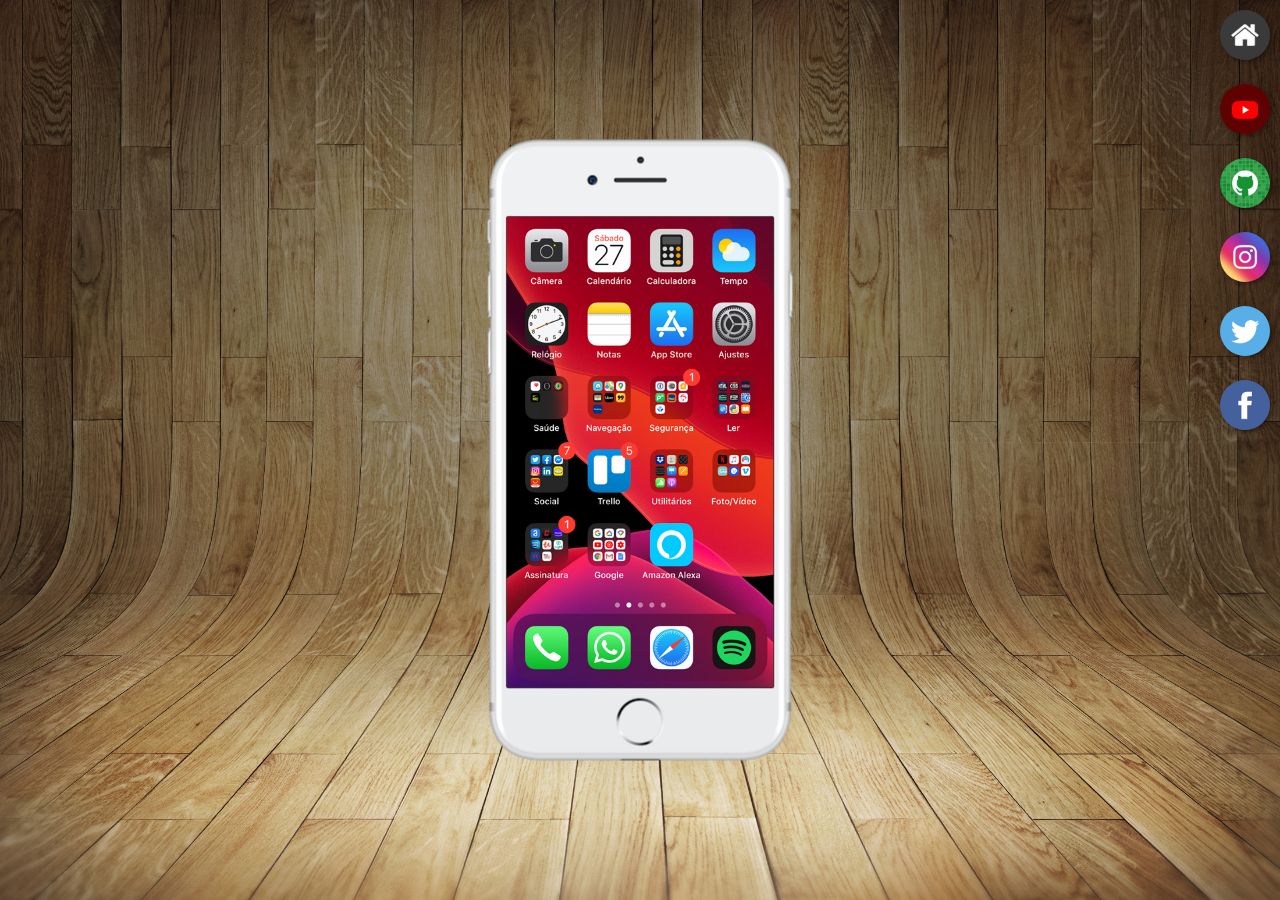
<file: index.html>
<!DOCTYPE html>
<html lang="pt-br">
<head>
    <meta charset="UTF-8">
    <meta name="viewport" content="width=device-width, initial-scale=1.0">
    <title>Projeto redes sociais</title>
    <link rel="shortcut icon" href="./conteudo/favicon.ico" type="image/x-icon">
    <link rel="stylesheet" href="estilos/style.css">
</head>
<body>
    <main>
        <section id="telefone">
            <iframe src="home.html" frameborder="0" name="tela" id="tela"></iframe>
        </section>
        <section id="redes-sociais">
            <a href="home.html" target="tela"><img src="conteudo/imagens/logo-home.jpg" alt="Home"></a><br>
            <a href="youtube.html" target="tela"><img src="conteudo/imagens/logo-youtube.jpg" alt="YouTube"></a><br>
            <a href="github.html" target="tela"><img src="conteudo/imagens/logo-github.jpg" alt="GitHub"></a><br>
            <a href="#" target="tela"><img src="conteudo/imagens/logo-instagram.jpg" alt="Instagram"></a><br>
            <a href="#" target="tela"><img src="conteudo/imagens/logo-twitter.jpg" alt="Twitter"></a><br>
            <a href="#" target="tela"><img src="conteudo/imagens/logo-facebook.jpg" alt="Facebook"></a>
        </section>
    </main>
</body>
</html>
</file>
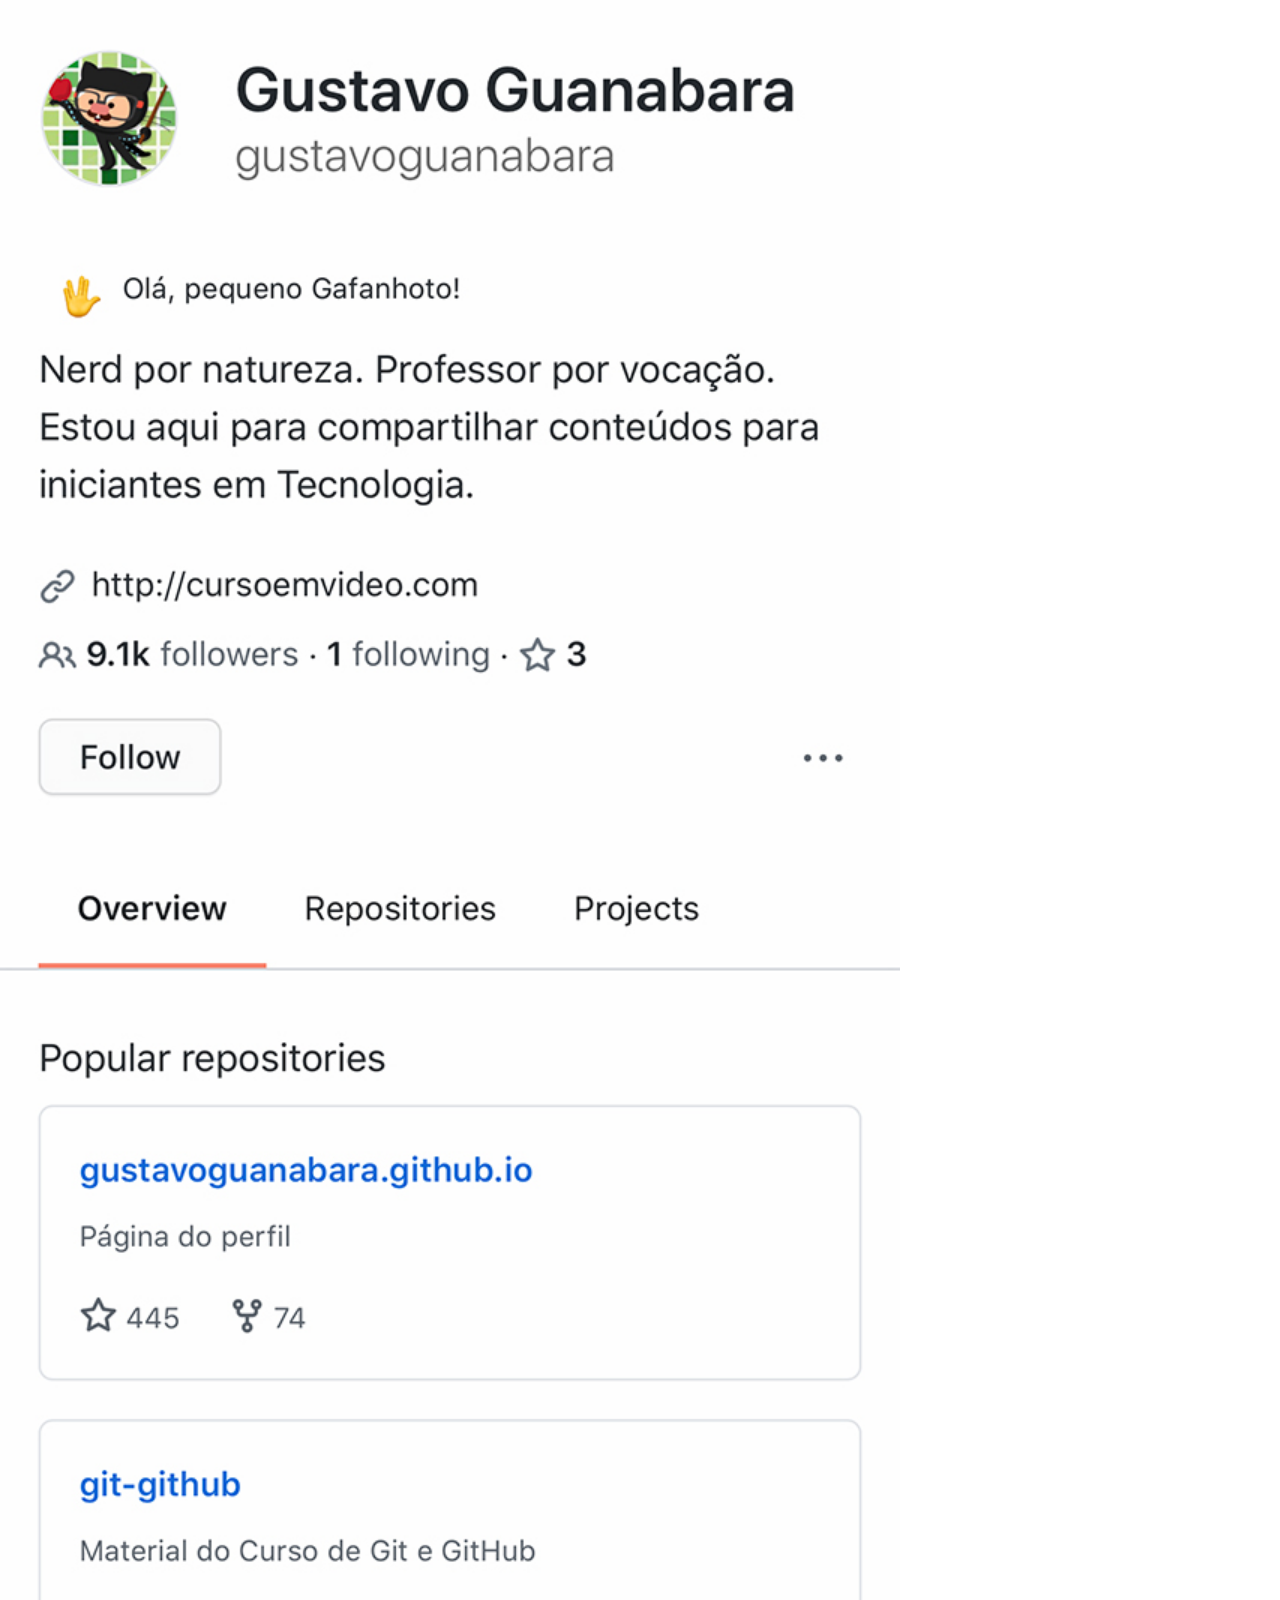
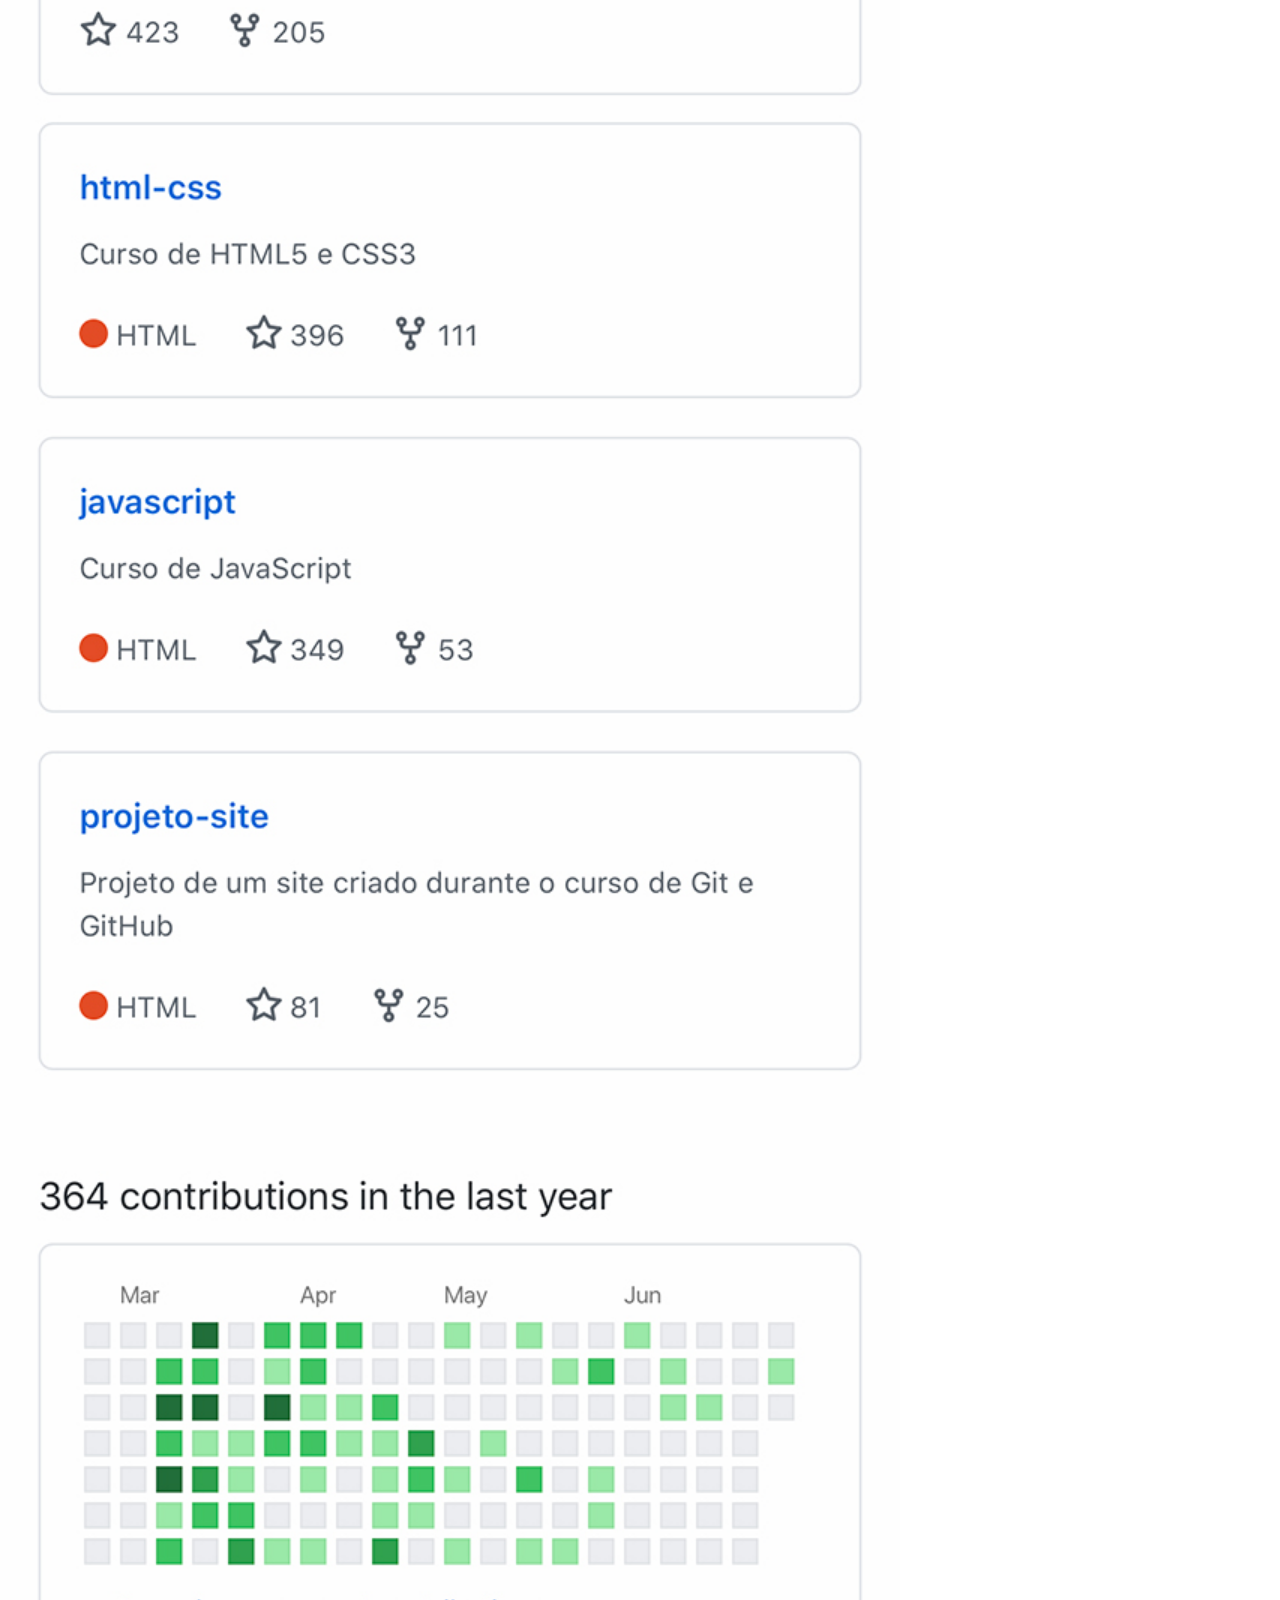
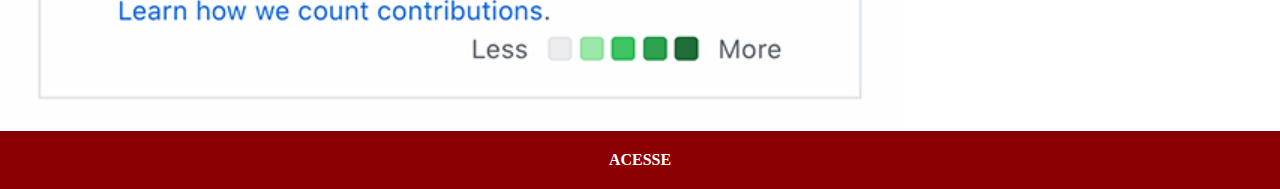
<file: github.html>
<!DOCTYPE html>
<html lang="en">
<head>
    <meta charset="UTF-8">
    <meta name="viewport" content="width=device-width, initial-scale=1.0">
    <title>GitHub</title>
     <link rel="stylesheet" href="estilos/social.css">
</head>
<body>
    <img src="conteudo/imagens/tela-github.jpg" alt="GitHub">
    <a href="https://github.com/gustavoguanabara" target="_blank">ACESSE</a>
</body>
</html>
</file>
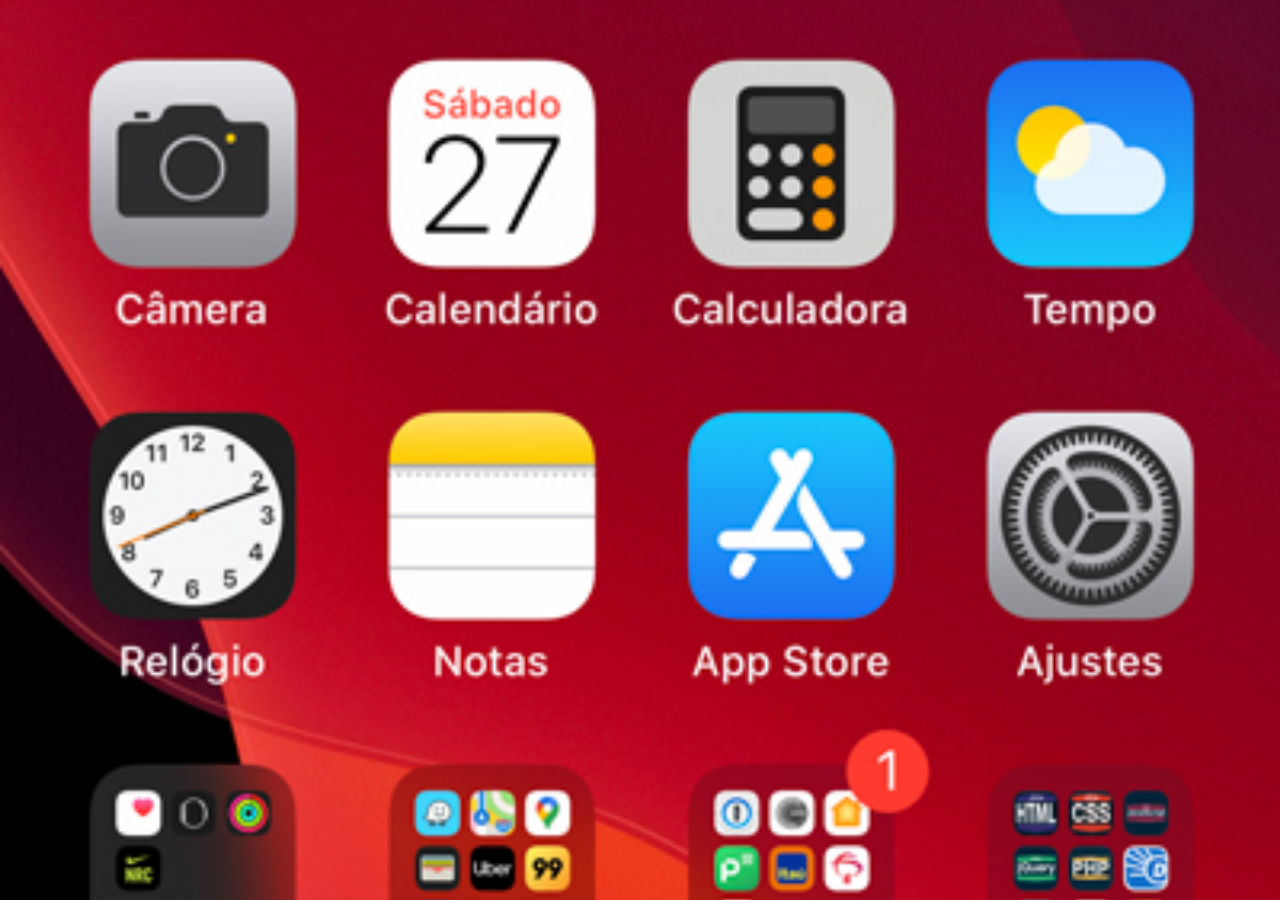
<file: home.html>
<!DOCTYPE html>
<html lang="pt-br">
<head>
    <meta charset="UTF-8">
    <meta name="viewport" content="width=device-width, initial-scale=1.0">
    <title>Home</title>
    <style>
        *{
            margin: 0;
            padding: 0;
        }
        body{
            width: 100vw;
            height: 100vh;
            background-image: url('conteudo/imagens/tela-home.jpg');
            background-repeat: no-repeat;
            background-position: top center;
            background-color:  black;
            background-size: cover;
        }
    </style>
</head>
<body>
    
</body>
</html>
</file>
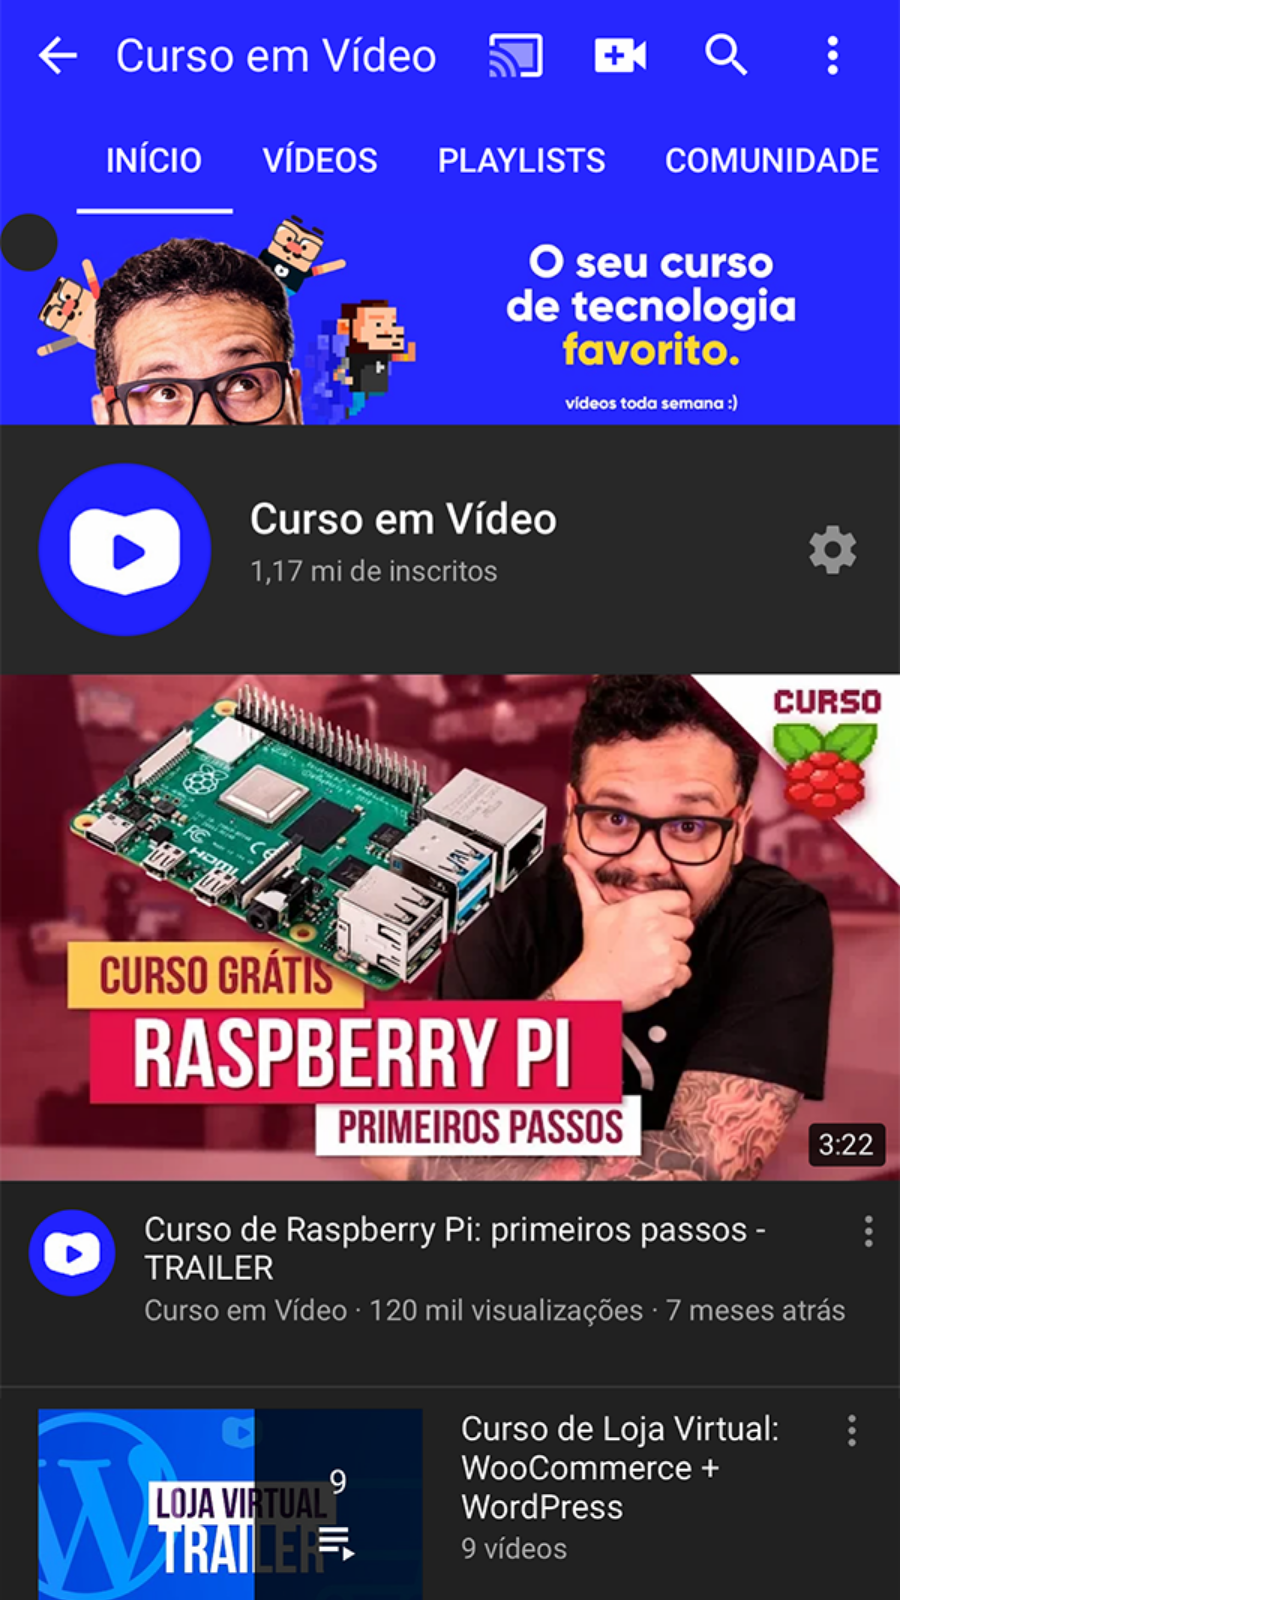
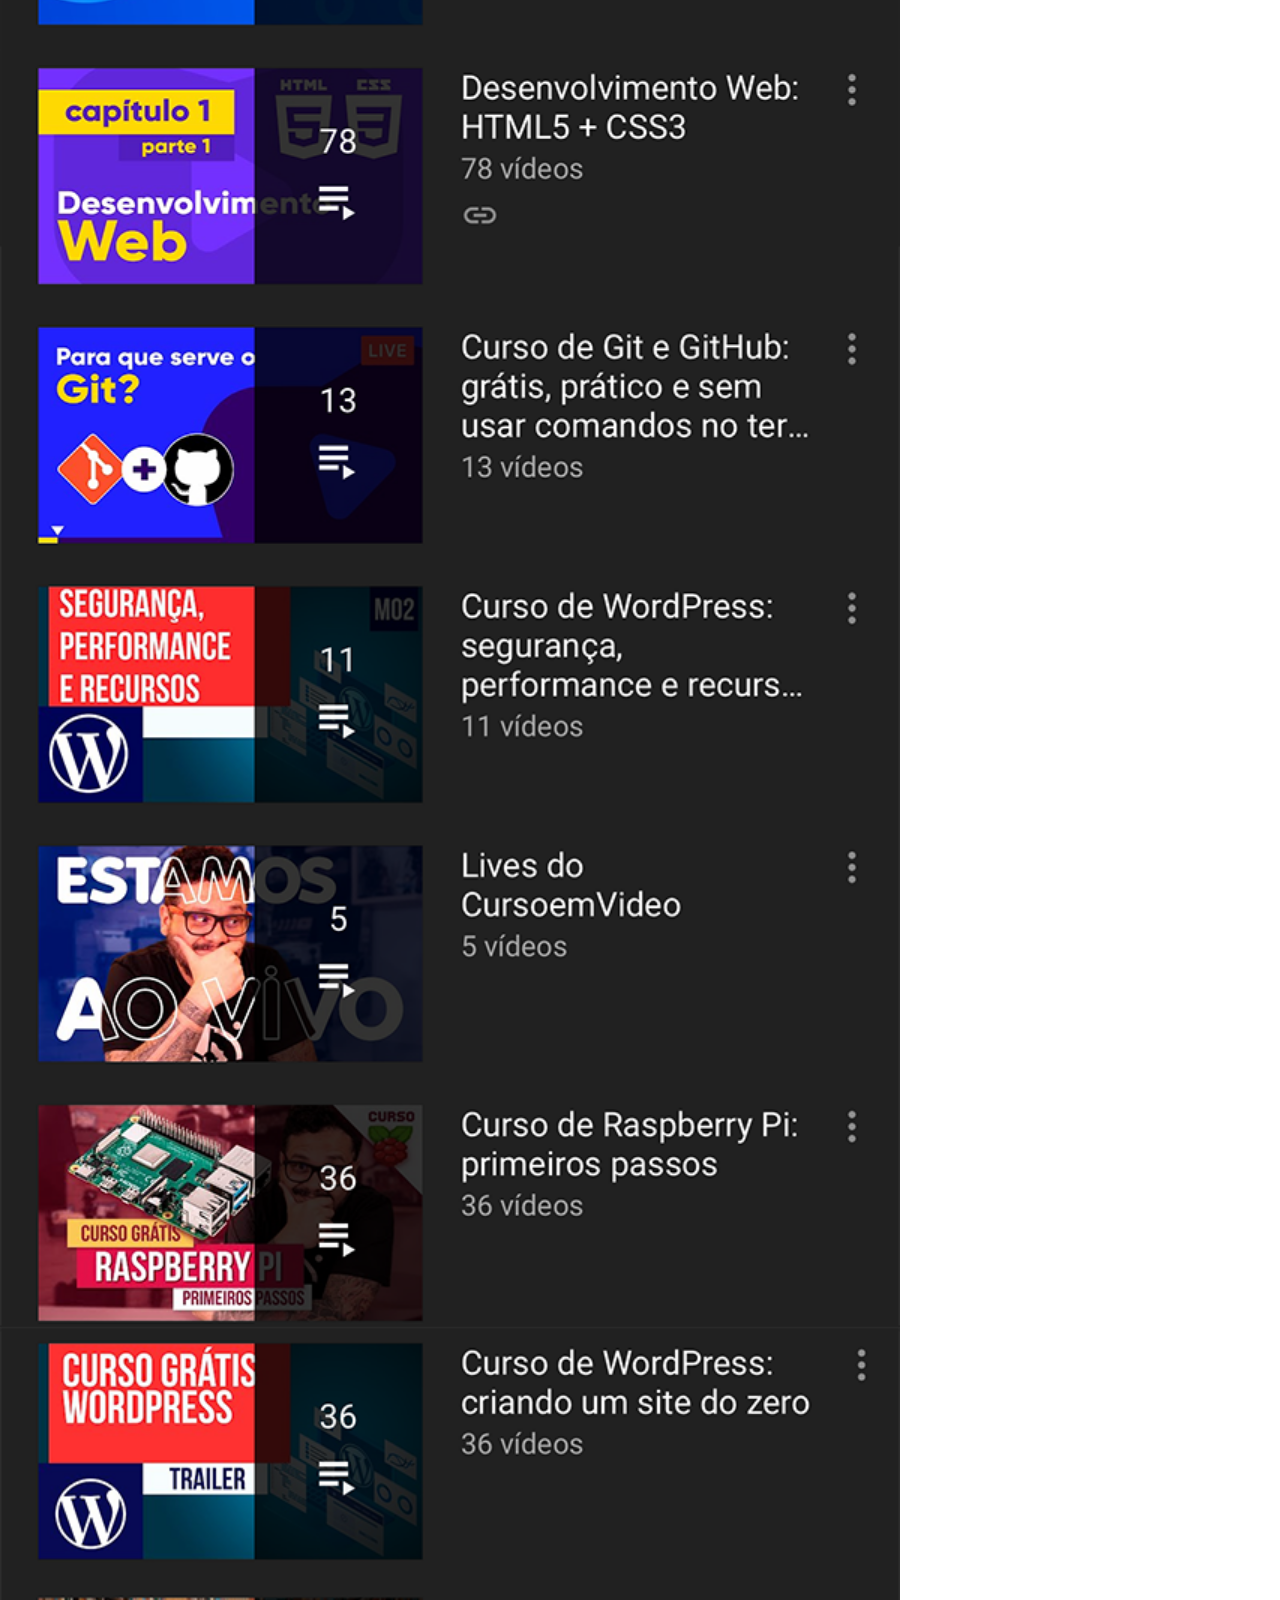
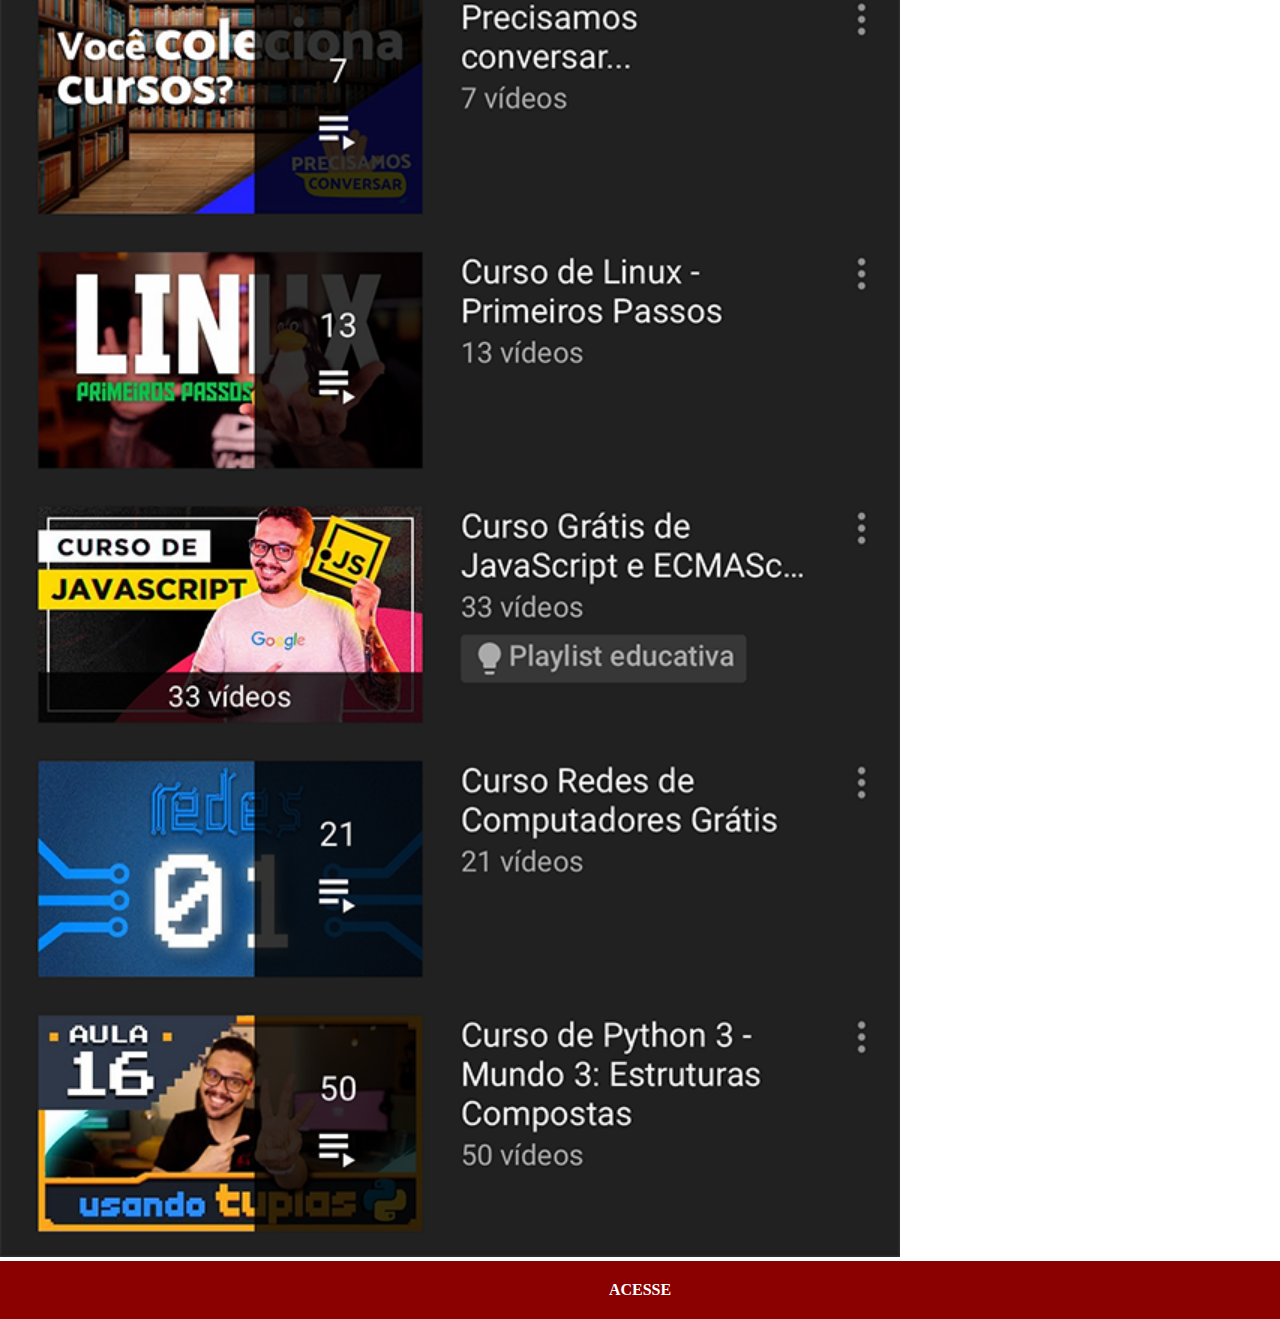
<file: youtube.html>
<!DOCTYPE html>
<html lang="en">
<head>
    <meta charset="UTF-8">
    <meta name="viewport" content="width=device-width, initial-scale=1.0">
    <title>YouTube</title>
    <link rel="stylesheet" href="estilos/social.css">
</head>
<body>
    <img src="conteudo/imagens/tela-youtube.png" alt="Tela YouTube">
    <a href="https://www.youtube.com/channel/UCrWvhVmt0Qac3HgsjQK62FQ" target="_blank">ACESSE</a>
</body>
</html>
</file>
<file: estilos/style.css>
@charset "UTF-8"; 

*{
    margin: 0;
    padding: 0;
    font-family: Arial, Helvetica, sans-serif;
}

html,body{
    height: 100vh;
    width: 100vw;
    background-color: black;
}

body{
    background-image: url('../conteudo/imagens/fundo-madeira.jpg');
    background-repeat: no-repeat;
    background-position: top center;
    background-size: cover;
    background-attachment: fixed ;
}

main{
    height: 100vh;
    position: relative
}

section#telefone{
    height:627px;
    width: 311px;
    position: absolute;
    top: 50%;
    left: 50%;
    transform: translate(-50%,-50%);
    background-image: url(../conteudo/imagens/frame-iphone.png);
    background-repeat: no-repeat;
}

iframe#tela{
    position: relative;
    top: 80px;
    left: 22px;
    width: 267px;
    height: 471px;
}

section#redes-sociais{
    text-align: right;
}

section#redes-sociais img{
    width: 50px;
    margin: 10px; 
    border-radius: 50%;
    box-shadow: 2px 2px 5px hsla(0, 0%, 0%, 0.400);
}

section#redes-sociais img:hover{
    border: 2px solid rgba(255, 255, 255, 0.623);
    box-sizing: border-box;
    transform: translate(-3px, -3px);
    box-shadow: 5px 5px 10px rgba(0, 0, 0, 0.603);
    transition: transform 0.5s;
}
</file>
<file: estilos/social.css>
@charset "UTF-8";

        *{
            margin: 0;
            border: 0;
        }

        ::-webkit-scrollbar{
            width: 0px;
            height: 0px;
        }

        img{
            width: 100vh;
        }
        a{
            display: block;
            background-color: darkred;
            padding: 20px;
            text-align: center;
            font-weight: bolder;
            text-decoration: none;
            color: white;
        }
</file>
